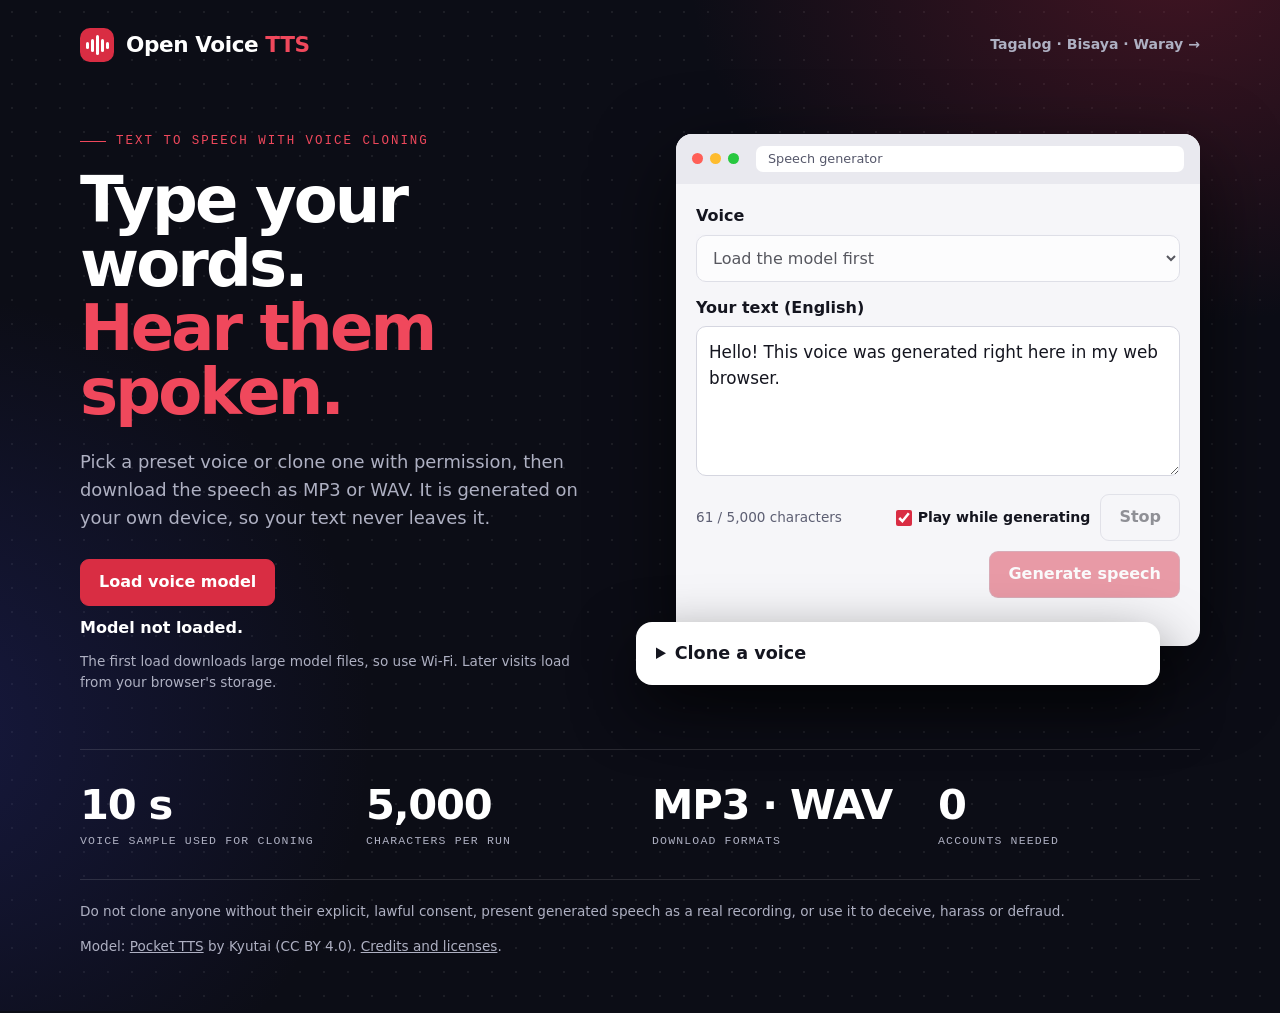
<file: index.html>
<!DOCTYPE html>
<html lang="en">
<head>
<meta charset="utf-8">
<meta name="viewport" content="width=device-width, initial-scale=1">
<meta name="description" content="Free text to speech with voice cloning that runs in your browser. Download as MP3 or WAV.">
<meta name="theme-color" content="#0c0d16">
<title>Open Voice TTS</title>
<link rel="icon" href="data:image/svg+xml,%3Csvg xmlns='http://www.w3.org/2000/svg' viewBox='0 0 32 32'%3E%3Crect width='32' height='32' rx='9' fill='%23d92d43'/%3E%3Cg fill='%23fff'%3E%3Crect x='7' y='13' width='3' height='6' rx='1.5'/%3E%3Crect x='12' y='10' width='3' height='12' rx='1.5'/%3E%3Crect x='17' y='7' width='3' height='18' rx='1.5'/%3E%3Crect x='22' y='11' width='3' height='10' rx='1.5'/%3E%3C/g%3E%3C/svg%3E">
<link rel="stylesheet" href="style.css">
</head>
<body>
<main>
  <header>
    <span class="mark" aria-hidden="true"><i></i><i></i><i></i><i></i><i></i></span>
    <span class="name">Open Voice <b>TTS</b></span>
    <a class="nav" href="filipino.html">Tagalog · Bisaya · Waray →</a>
  </header>

  <div class="hero">
    <div class="pitch">
      <p class="kicker">Text to speech with voice cloning</p>
      <h1>Type your words. <span>Hear them spoken.</span></h1>
      <p class="lead">Pick a preset voice or clone one with permission, then download the speech as MP3 or WAV. It is generated on your own device, so your text never leaves it.</p>
      <div class="loader">
        <button id="load" class="primary">Load voice model</button>
        <p id="status" role="status" aria-live="polite">Model not loaded.</p>
        <progress id="progress" max="1" value="0" aria-label="Progress" hidden></progress>
        <p class="hint">The first load downloads large model files, so use Wi-Fi. Later visits load from your browser's storage.</p>
      </div>
    </div>

    <div class="stack">
      <section class="window" aria-label="Speech generator">
        <div class="bar" aria-hidden="true"><i></i><i></i><i></i><span>Speech generator</span></div>
        <div class="content">
          <label for="voice">Voice</label>
          <select id="voice" disabled><option>Load the model first</option></select>
          <label for="text">Your text (English)</label>
          <textarea id="text" maxlength="5000" spellcheck="true">Hello! This voice was generated right here in my web browser.</textarea>
          <div class="actions">
            <span id="count" class="hint"></span>
            <label class="toggle"><input type="checkbox" id="live" checked> Play while generating</label>
            <button id="stop" disabled>Stop</button>
            <button id="generate" class="primary" disabled title="Ctrl + Enter">Generate speech</button>
          </div>
        </div>
      </section>

      <section class="card clone-card">
        <details id="clone-panel">
          <summary>Clone a voice</summary>
          <p class="hint">Use a clear 5 to 10 second recording of one person with little background noise. Silence at the start and end is trimmed, and the level is raised automatically. The recording stays on your device and is forgotten when you close the page.</p>
          <label class="check"><input type="checkbox" id="consent"> <span>This is my own voice, or I have the speaker's explicit permission to clone it for this use.</span></label>
          <div class="clone">
            <button id="record" disabled>Record</button>
            <label class="button file"><input type="file" id="upload" accept="audio/*" disabled><span>Upload audio</span></label>
          </div>
          <button id="forget" class="link" hidden>Forget my cloned voice</button>
        </details>
      </section>

      <section id="result" class="card result" aria-label="Your audio" hidden>
        <div id="wave" class="wave" title="Click to jump to a point"></div>
        <audio id="player" controls></audio>
        <p id="meta" class="meta"></p>
        <div class="downloads">
          <a id="download-mp3" class="button primary" aria-disabled="true">Preparing MP3…</a>
          <a id="download-wav" class="button">Download WAV</a>
        </div>
      </section>
    </div>
  </div>

  <dl class="facts">
    <div><dt>10 s</dt><dd>Voice sample used for cloning</dd></div>
    <div><dt>5,000</dt><dd>Characters per run</dd></div>
    <div><dt>MP3 · WAV</dt><dd>Download formats</dd></div>
    <div><dt>0</dt><dd>Accounts needed</dd></div>
  </dl>

  <footer>
    <p>Do not clone anyone without their explicit, lawful consent, present generated speech as a real recording, or use it to deceive, harass or defraud.</p>
    <p>Model: <a href="https://huggingface.co/kyutai/pocket-tts">Pocket TTS</a> by Kyutai (CC BY 4.0). <a href="NOTICE.txt">Credits and licenses</a>. <button id="clear-cache" class="link" hidden>Remove downloaded model files</button></p>
  </footer>
</main>
<script src="lame.min.js"></script>
<script src="audio.js"></script>
<script src="app.js"></script>
</body>
</html>
</file>
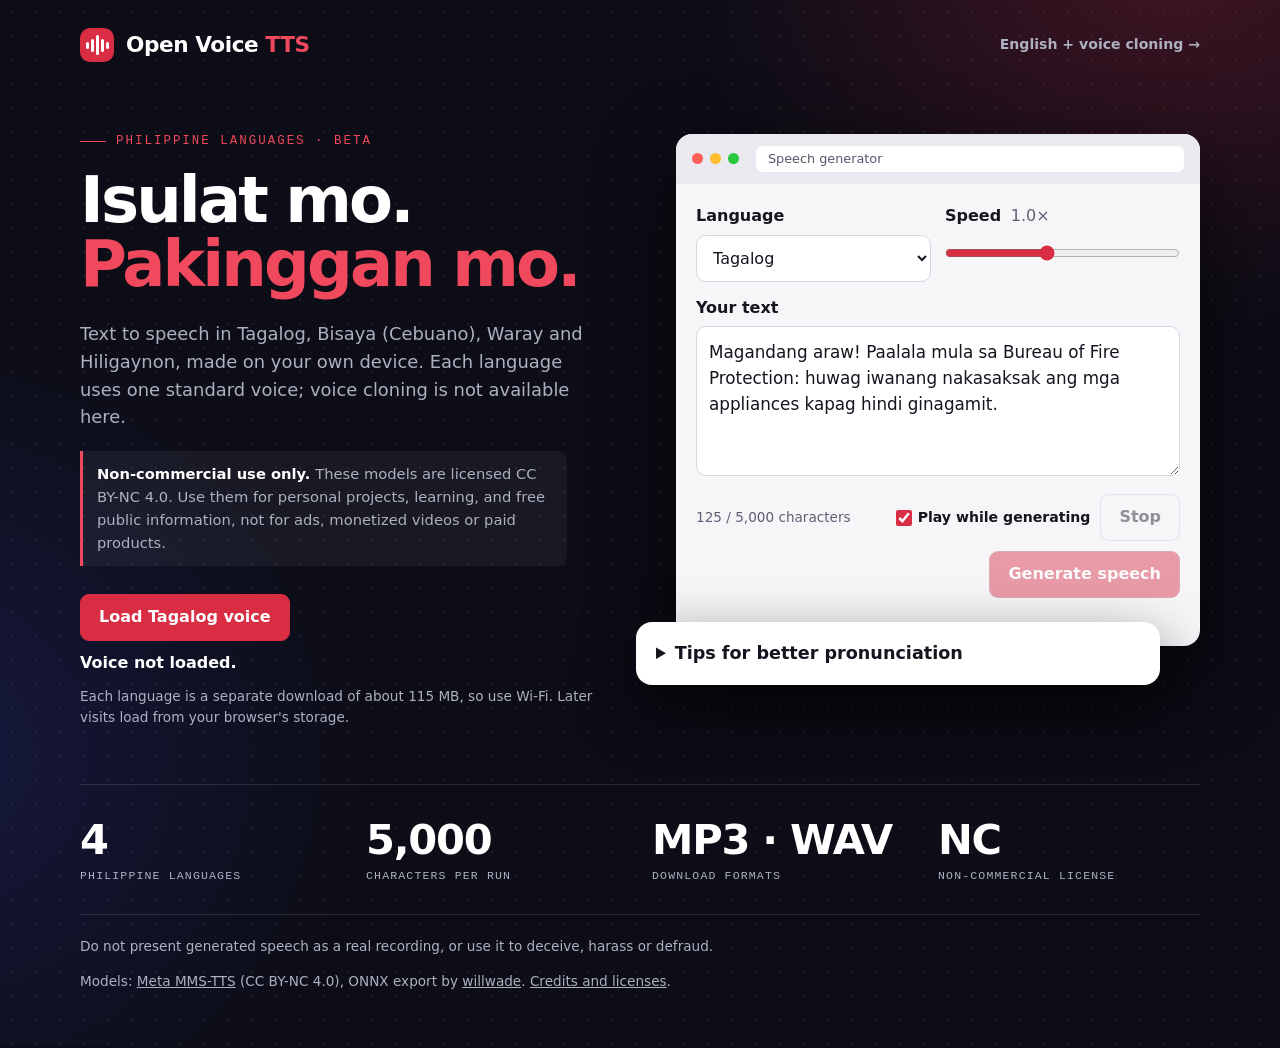
<file: filipino.html>
<!DOCTYPE html>
<html lang="fil">
<head>
<meta charset="utf-8">
<meta name="viewport" content="width=device-width, initial-scale=1">
<meta name="description" content="Free text to speech in Tagalog, Bisaya (Cebuano), Waray and Hiligaynon that runs in your browser. Non-commercial use.">
<meta name="theme-color" content="#0c0d16">
<title>Open Voice TTS · Tagalog, Bisaya, Waray, Hiligaynon</title>
<link rel="icon" href="data:image/svg+xml,%3Csvg xmlns='http://www.w3.org/2000/svg' viewBox='0 0 32 32'%3E%3Crect width='32' height='32' rx='9' fill='%23d92d43'/%3E%3Cg fill='%23fff'%3E%3Crect x='7' y='13' width='3' height='6' rx='1.5'/%3E%3Crect x='12' y='10' width='3' height='12' rx='1.5'/%3E%3Crect x='17' y='7' width='3' height='18' rx='1.5'/%3E%3Crect x='22' y='11' width='3' height='10' rx='1.5'/%3E%3C/g%3E%3C/svg%3E">
<link rel="stylesheet" href="style.css">
</head>
<body>
<main>
  <header>
    <span class="mark" aria-hidden="true"><i></i><i></i><i></i><i></i><i></i></span>
    <span class="name">Open Voice <b>TTS</b></span>
    <a class="nav" href="index.html">English + voice cloning →</a>
  </header>

  <div class="hero">
    <div class="pitch">
      <p class="kicker">Philippine languages · beta</p>
      <h1>Isulat mo. <span>Pakinggan mo.</span></h1>
      <p class="lead">Text to speech in Tagalog, Bisaya (Cebuano), Waray and Hiligaynon, made on your own device. Each language uses one standard voice; voice cloning is not available here.</p>
      <p class="notice"><b>Non-commercial use only.</b> These models are licensed CC BY-NC 4.0. Use them for personal projects, learning, and free public information, not for ads, monetized videos or paid products.</p>
      <div class="loader">
        <button id="load" class="primary">Load Tagalog voice</button>
        <p id="status" role="status" aria-live="polite">Voice not loaded.</p>
        <progress id="progress" max="1" value="0" aria-label="Progress" hidden></progress>
        <p class="hint">Each language is a separate download of about 115 MB, so use Wi-Fi. Later visits load from your browser's storage.</p>
      </div>
    </div>

    <div class="stack">
      <section class="window" aria-label="Speech generator">
        <div class="bar" aria-hidden="true"><i></i><i></i><i></i><span>Speech generator</span></div>
        <div class="content">
          <div class="row">
            <div>
              <label for="lang">Language</label>
              <select id="lang">
                <option value="tgl">Tagalog</option>
                <option value="ceb">Bisaya (Cebuano)</option>
                <option value="war">Waray</option>
                <option value="hil">Hiligaynon (Ilonggo)</option>
              </select>
            </div>
            <div>
              <label for="speed">Speed <output id="speed-value">1.0×</output></label>
              <input type="range" id="speed" min="0.7" max="1.4" step="0.05" value="1">
            </div>
          </div>
          <label for="text">Your text</label>
          <textarea id="text" maxlength="5000" spellcheck="false"></textarea>
          <div class="actions">
            <span id="count" class="hint"></span>
            <label class="toggle"><input type="checkbox" id="live" checked> Play while generating</label>
            <button id="stop" disabled>Stop</button>
            <button id="generate" class="primary" disabled title="Ctrl + Enter">Generate speech</button>
          </div>
        </div>
      </section>

      <section class="card clone-card">
        <details>
          <summary>Tips for better pronunciation</summary>
          <ul class="tips">
            <li>Write words the way they are spoken in the language, with normal spelling. The voice reads letters, so English words may sound off.</li>
            <li>Write numbers as words, for example "dalawampu" instead of "20".</li>
            <li>Commas add a short pause and periods a longer one.</li>
            <li>If a line sounds odd, press Generate again. Each run is slightly different. Lower <b>Variation</b> makes it steadier.</li>
          </ul>
          <label for="variation">Variation <output id="variation-value">Normal</output></label>
          <input type="range" id="variation" min="0.3" max="1.2" step="0.05" value="1">
        </details>
      </section>

      <section id="result" class="card result" aria-label="Your audio" hidden>
        <div id="wave" class="wave" title="Click to jump to a point"></div>
        <audio id="player" controls></audio>
        <p id="meta" class="meta"></p>
        <div class="downloads">
          <a id="download-mp3" class="button primary" aria-disabled="true">Preparing MP3…</a>
          <a id="download-wav" class="button">Download WAV</a>
        </div>
      </section>
    </div>
  </div>

  <dl class="facts">
    <div><dt>4</dt><dd>Philippine languages</dd></div>
    <div><dt>5,000</dt><dd>Characters per run</dd></div>
    <div><dt>MP3 · WAV</dt><dd>Download formats</dd></div>
    <div><dt>NC</dt><dd>Non-commercial license</dd></div>
  </dl>

  <footer>
    <p>Do not present generated speech as a real recording, or use it to deceive, harass or defraud.</p>
    <p>Models: <a href="https://huggingface.co/facebook/mms-tts">Meta MMS-TTS</a> (CC BY-NC 4.0), ONNX export by <a href="https://huggingface.co/willwade/mms-tts-multilingual-models-onnx">willwade</a>. <a href="NOTICE.txt">Credits and licenses</a>. <button id="clear-cache" class="link" hidden>Remove downloaded voices</button></p>
  </footer>
</main>
<script src="lame.min.js"></script>
<script src="audio.js"></script>
<script src="filipino.js"></script>
</body>
</html>
</file>
<file: style.css>
/* System fonts only, so the page needs no font downloads. */
:root {
  color-scheme: dark;
  --bg: #0c0d16; --card: #171826; --line: #ffffff1f; --ink: #ffffff; --muted: #aeb0c2;
  --red: #d92d43; --red-strong: #bc2036; --red-text: #f0485c;
  --mono: ui-monospace, "SF Mono", Menlo, Consolas, monospace;
}
* { box-sizing: border-box; }
[hidden] { display: none !important; }
html { background: var(--bg); }
body { margin: 0; min-height: 100vh; color: var(--ink); line-height: 1.55; overflow-x: hidden;
  font-family: Inter, system-ui, -apple-system, "Segoe UI", Roboto, sans-serif;
  background:
    radial-gradient(700px 520px at 92% -4%, #8f1f3566, transparent 70%),
    radial-gradient(640px 620px at -6% 72%, #2a2f8a59, transparent 70%),
    radial-gradient(#ffffff12 1px, transparent 1.5px) 0 0 / 24px 24px,
    var(--bg); }
main { max-width: 1160px; margin: 0 auto; padding: 28px 20px 40px; }

header { display: flex; align-items: center; gap: 12px; font-size: 1.35rem; font-weight: 800; letter-spacing: -.02em; }
header b { color: var(--red-text); }
.mark { display: flex; align-items: center; justify-content: center; gap: 2px; width: 34px; height: 34px; border-radius: 10px; background: var(--red); }
.mark i { width: 3px; height: 7px; border-radius: 3px; background: #fff; }
.mark i:nth-child(2), .mark i:nth-child(4) { height: 13px; }
.mark i:nth-child(3) { height: 20px; }
.busy .mark i { animation: speak .8s ease-in-out infinite alternate; }
.busy .mark i:nth-child(even) { animation-delay: -.4s; }
@keyframes speak { to { transform: scaleY(.4); } }

.hero { display: grid; grid-template-columns: minmax(0, 1fr); gap: 40px; padding: 48px 0 56px; }
.kicker { display: flex; align-items: center; gap: 10px; margin: 0 0 20px; color: var(--red-text);
  font: .78rem var(--mono); letter-spacing: .16em; text-transform: uppercase; }
.kicker::before { content: ""; width: 26px; height: 1px; background: currentColor; flex: none; }
h1 { margin: 0 0 24px; font-size: clamp(2.4rem, 5.6vw, 4rem); line-height: 1; letter-spacing: -.045em; font-weight: 850; }
h1 span { display: block; color: var(--red-text); }
.lead { margin: 0 0 28px; max-width: 46ch; font-size: 1.12rem; color: var(--muted); }
.loader { display: grid; justify-items: start; gap: 10px; }
.loader p { margin: 0; }
#status { font-weight: 600; }
#status.error { color: #ff8c9a; }
.loader:has(#load[hidden]) .hint { display: none; }
.hint { font-size: .85rem; color: var(--muted); }

.stack { display: flex; flex-direction: column; gap: 16px; min-width: 0; }
.window { color-scheme: light; background: #f6f6f9; color: #14151f; border-radius: 16px; overflow: hidden; box-shadow: 0 30px 80px #000a; }
.bar { display: flex; align-items: center; gap: 7px; padding: 12px 16px; background: #e9e9ef; }
.bar i { width: 11px; height: 11px; border-radius: 50%; background: #ff5f57; }
.bar i:nth-child(2) { background: #febc2e; }
.bar i:nth-child(3) { background: #28c840; }
.bar span { flex: 1; margin-left: 10px; padding: 3px 12px; background: #fff; border-radius: 7px; font-size: .8rem; color: #55576a; }
.content { padding: 20px; }
.window .hint { color: #5d5f73; }
label { display: block; margin-bottom: 6px; font-weight: 700; }
select, textarea { width: 100%; margin-bottom: 14px; padding: 12px; font: inherit; color: inherit; background: #fff; border: 1px solid #d5d6e0; border-radius: 10px; }
textarea { min-height: 150px; resize: vertical; font-size: 1.05rem; margin-bottom: 10px; }
.actions { display: flex; flex-wrap: wrap; justify-content: flex-end; align-items: center; gap: 10px; }
#count { margin-right: auto; }

button, .button { display: inline-block; font: inherit; font-weight: 700; color: inherit; background: transparent; text-align: center;
  text-decoration: none; border: 1px solid #8587a066; border-radius: 9px; padding: 10px 18px; cursor: pointer; }
button:hover:enabled, .button:hover { border-color: var(--red-text); }
.primary { background: var(--red); border-color: var(--red); color: #fff; }
.primary:hover:enabled, a.primary:hover { background: var(--red-strong); }
button:disabled, .file:has(input:disabled) { opacity: .45; cursor: not-allowed; border-color: #8587a066; }
button.recording { background: var(--red); border-color: #fff; color: #fff; }
:focus-visible, .file:focus-within { outline: 3px solid #7f8cff; outline-offset: 2px; }

.card { border-radius: 16px; padding: 18px 20px; box-shadow: 0 24px 60px #0009; }
.clone-card { background: #fff; color: #14151f; color-scheme: light; }
.clone-card .hint { color: #5d5f73; }
summary { cursor: pointer; font-weight: 800; font-size: 1.1rem; }
.check { display: flex; gap: 10px; align-items: flex-start; font-weight: 400; font-size: .92rem; margin: 14px 0; }
.check input { width: 18px; height: 18px; flex: none; margin: 3px 0 0; accent-color: var(--red); }
.clone { display: grid; grid-template-columns: 1fr 1fr; gap: 10px; }
.file { position: relative; margin: 0; }
.file input { position: absolute; opacity: 0; width: 1px; height: 1px; }

.result { display: grid; gap: 14px; background: var(--card); border: 1px solid var(--line); }
.wave { display: flex; align-items: center; gap: 2px; height: 76px; }
.wave i { flex: 1; min-width: 0; border-radius: 4px; background: #ffffff3d; }
.wave i.played { background: var(--red-text); }
audio { width: 100%; }
.result .button { justify-self: start; }

.facts { display: grid; grid-template-columns: repeat(2, 1fr); gap: 24px; margin: 0; padding: 32px 0; border-top: 1px solid var(--line); }
.facts dt { font-size: 2.6rem; font-weight: 850; letter-spacing: -.03em; line-height: 1.1; }
.facts dd { margin: 6px 0 0; color: var(--muted); font: .72rem var(--mono); letter-spacing: .1em; text-transform: uppercase; }
footer { border-top: 1px solid var(--line); padding-top: 8px; font-size: .85rem; color: var(--muted); }
footer a { color: inherit; }

@media (min-width: 720px) { .facts { grid-template-columns: repeat(4, 1fr); } }
@media (min-width: 920px) {
  .hero { grid-template-columns: minmax(0, 1fr) minmax(0, 1fr); gap: 72px; align-items: start; padding-top: 72px; }
  /* Layered cards: each one overlaps only the empty bottom edge of the card above. */
  .stack { gap: 0; }
  .content { padding-bottom: 48px; }
  .clone-card { position: relative; margin: -24px 40px 0 -40px; }
  .result { position: relative; margin: 16px -4px 0 28px; }
}
@media (prefers-reduced-motion: reduce) { .busy .mark i { animation: none; } }

/* Progress, toggles and result extras */
progress { width: min(100%, 360px); height: 6px; border: 0; border-radius: 99px; overflow: hidden; background: #ffffff1f; appearance: none; }
progress::-webkit-progress-bar { background: #ffffff1f; }
progress::-webkit-progress-value { background: var(--red-text); transition: width .2s; }
progress::-moz-progress-bar { background: var(--red-text); }
progress:not([value])::-webkit-progress-bar { background: linear-gradient(90deg, #ffffff1f 30%, var(--red-text) 50%, #ffffff1f 70%) 0 0 / 300% 100%; animation: slide 1.2s linear infinite; }
progress:not([value])::-moz-progress-bar { background: transparent; }
@keyframes slide { to { background-position: -300% 0; } }

.toggle { display: inline-flex; align-items: center; gap: 6px; margin: 0; font-weight: 600; font-size: .88rem; cursor: pointer; }
.toggle input { width: 16px; height: 16px; margin: 0; accent-color: var(--red); }
#count.warn { color: var(--red-strong); font-weight: 700; }

.link { padding: 0; border: 0; background: none; font: inherit; font-weight: 600; color: inherit; text-decoration: underline; cursor: pointer; }
.link:hover:enabled { color: var(--red-text); }
#forget { margin-top: 12px; font-size: .88rem; }

.wave { cursor: pointer; }
.meta { margin: 0; font: .8rem var(--mono); color: var(--muted); letter-spacing: .02em; }
.downloads { display: flex; flex-wrap: wrap; gap: 10px; }
.button[aria-disabled="true"] { opacity: .6; cursor: progress; }
.button[aria-disabled="true"]:hover { background: var(--red); }
@media (prefers-reduced-motion: reduce) { progress:not([value])::-webkit-progress-bar { animation: none; } }

/* Navigation between pages, notices and sliders */
.nav { margin-left: auto; font-size: .88rem; font-weight: 600; color: var(--muted); text-decoration: none; letter-spacing: 0; }
.nav:hover { color: var(--ink); }
.notice { margin: -8px 0 28px; max-width: 52ch; padding: 12px 14px; border-left: 3px solid var(--red-text); background: #ffffff0d; border-radius: 0 10px 10px 0; font-size: .92rem; color: var(--muted); }
.notice b { color: var(--ink); }
.row { display: grid; grid-template-columns: 1fr 1fr; gap: 14px; }
@media (max-width: 480px) { .row { grid-template-columns: 1fr; } }
input[type="range"] { width: 100%; margin: 10px 0 18px; accent-color: var(--red); }
label output { font-weight: 400; color: #5d5f73; margin-left: 4px; }
.tips { margin: 12px 0 16px; padding-left: 20px; font-size: .92rem; color: #3b3d52; }
.tips li { margin-bottom: 6px; }
</file>
